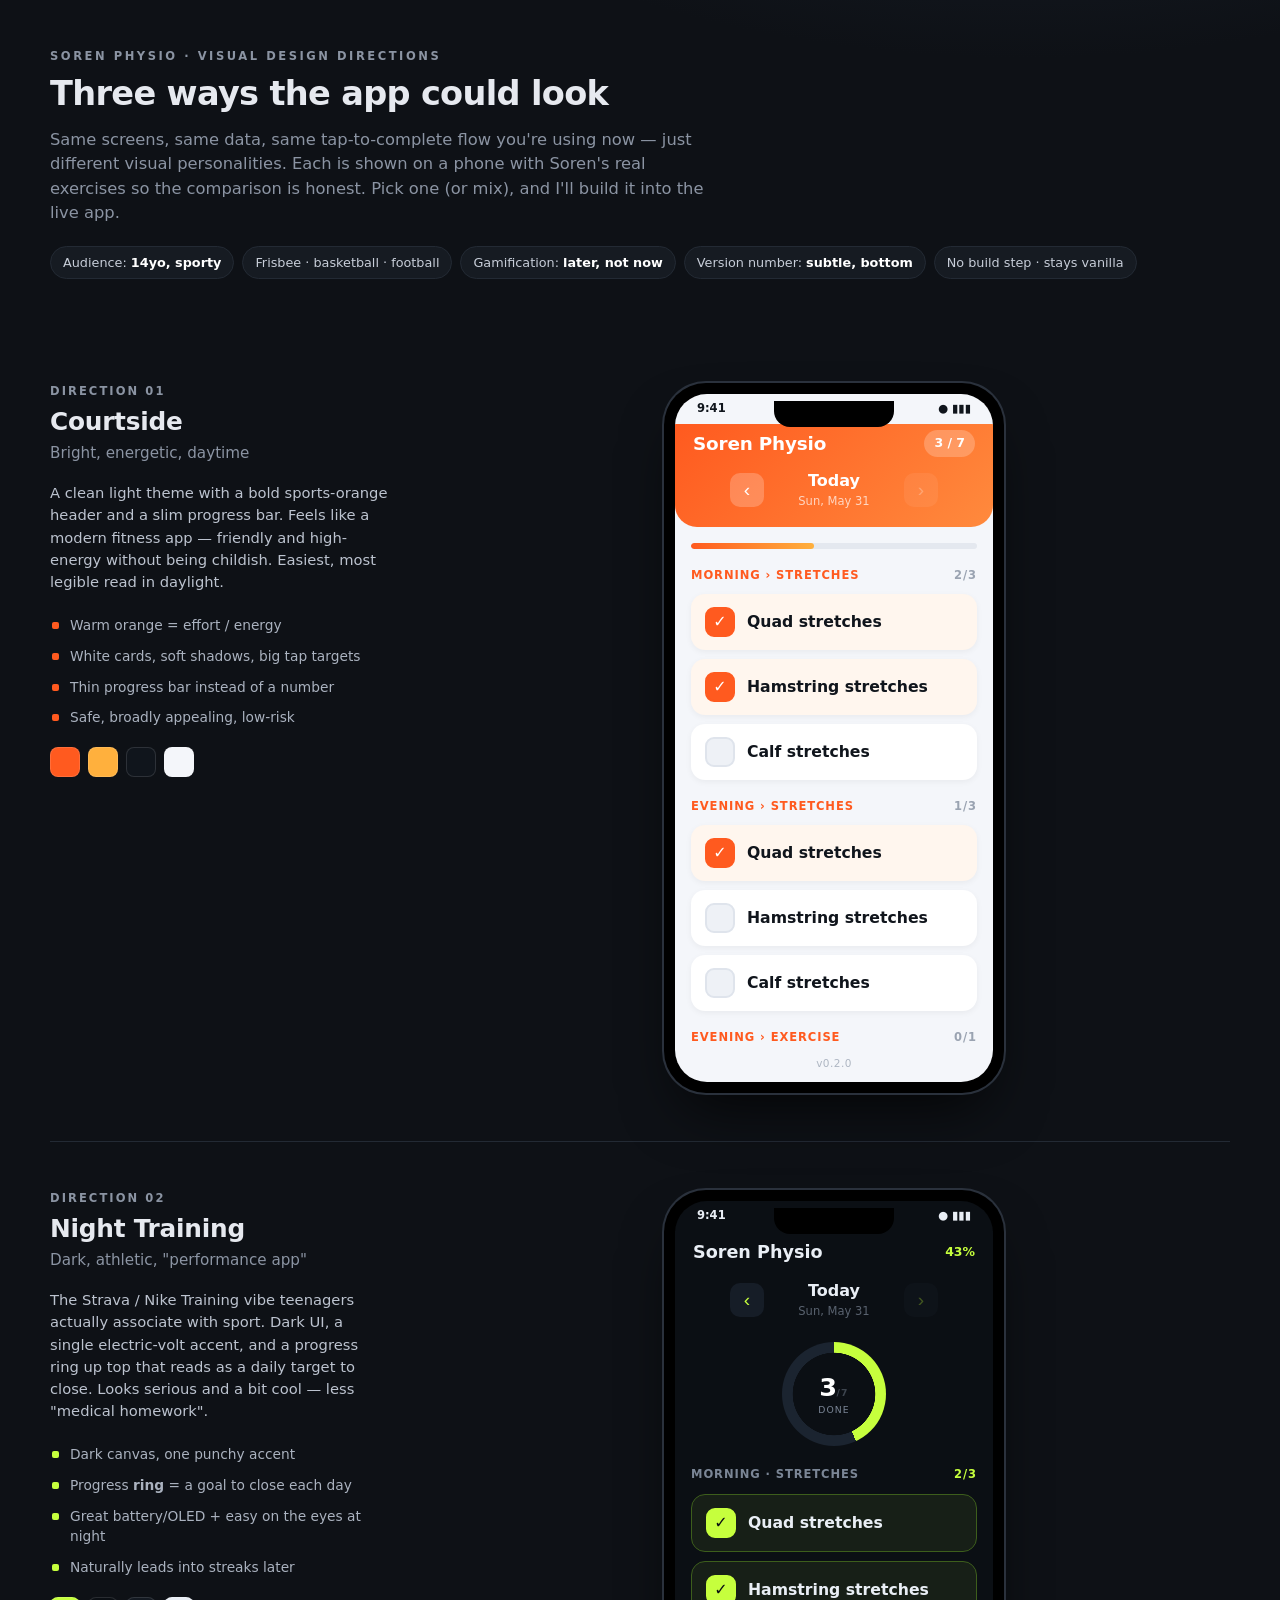
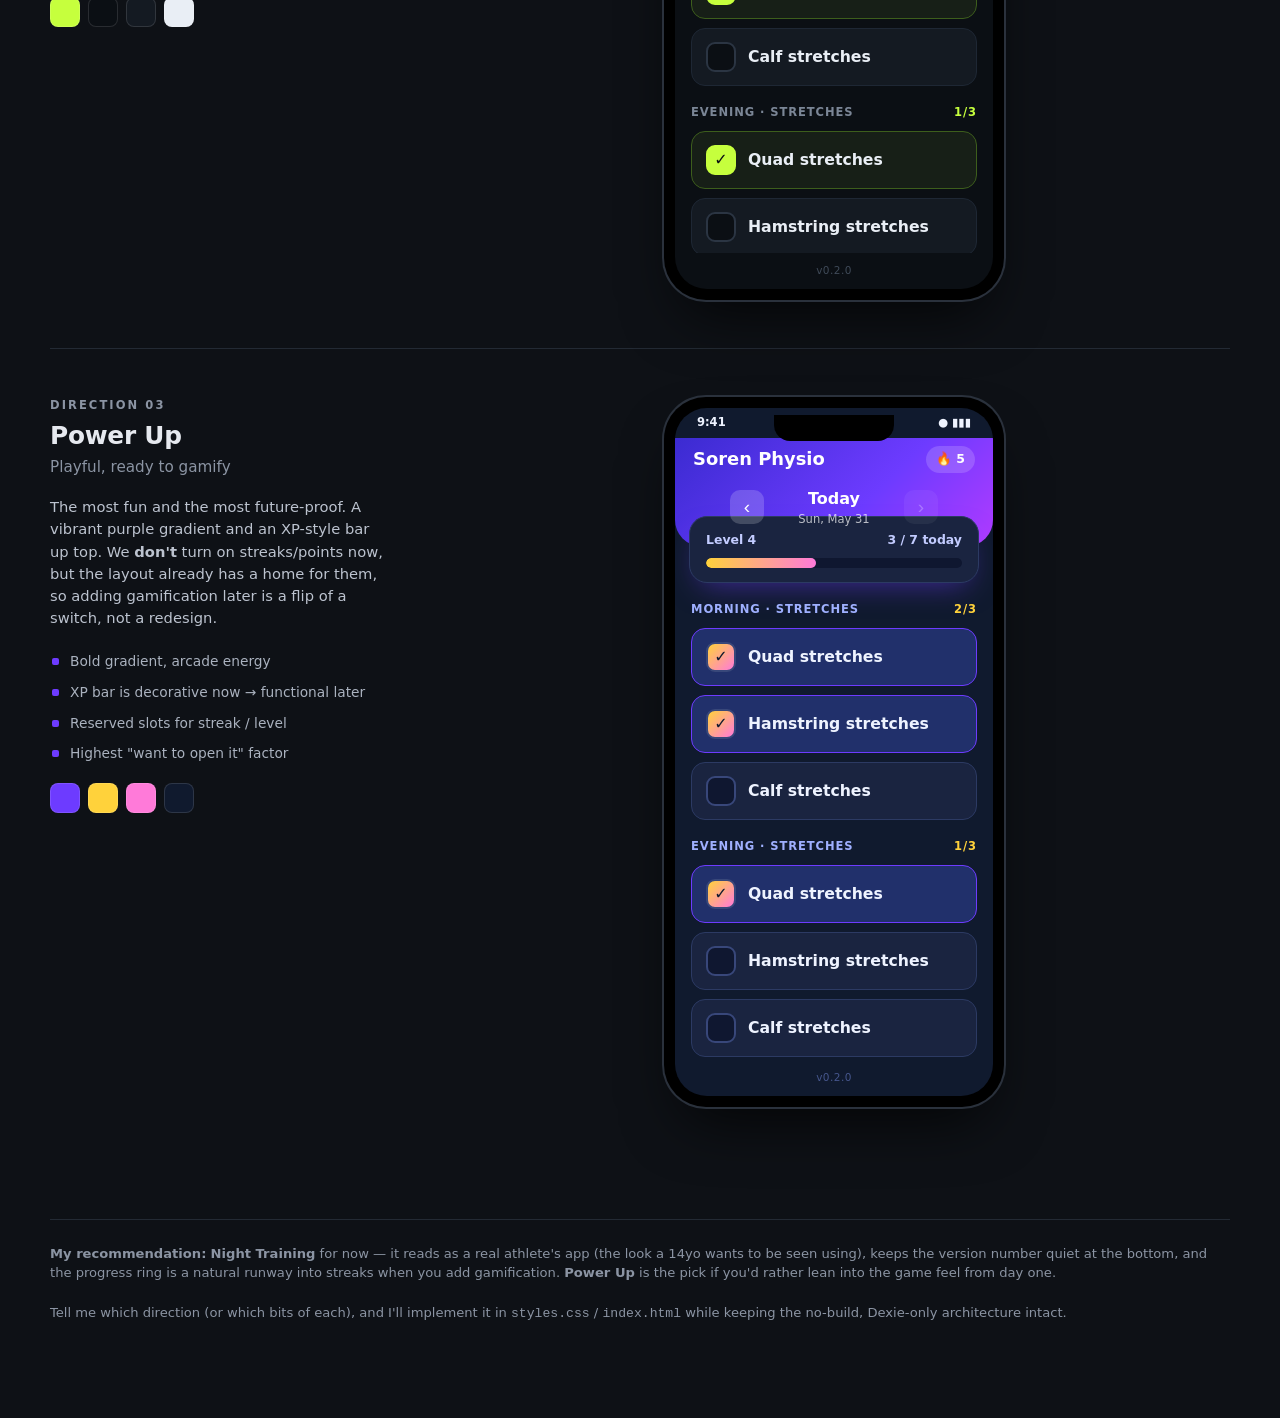
<file: design-proposals.html>
<!doctype html>
<html lang="en">
<head>
<meta charset="utf-8">
<meta name="viewport" content="width=device-width, initial-scale=1">
<title>Soren Physio — Design Directions</title>
<style>
/* ============================================================
   PROPOSAL PAGE CHROME (not part of the app — just the gallery)
   ============================================================ */
:root{
  --page-bg:#0e1116;
  --page-fg:#e6e9ef;
  --muted:#8b94a3;
  --panel:#161b22;
  --line:#232a34;
}
*{box-sizing:border-box;margin:0;padding:0}
body{
  font-family:-apple-system,BlinkMacSystemFont,"Segoe UI",system-ui,sans-serif;
  background:
    radial-gradient(1200px 600px at 80% -10%, #1b2330 0%, transparent 60%),
    var(--page-bg);
  color:var(--page-fg);
  line-height:1.5;
  -webkit-font-smoothing:antialiased;
  padding:48px 24px 96px;
}
.wrap{max-width:1180px;margin:0 auto}

.page-head{margin-bottom:8px}
.kicker{
  text-transform:uppercase;letter-spacing:.22em;font-size:.72rem;
  color:var(--muted);font-weight:700;
}
.page-head h1{font-size:2.1rem;font-weight:800;letter-spacing:-.02em;margin:.25rem 0 .5rem}
.page-head p{color:var(--muted);max-width:64ch;font-size:1.02rem}
.brief{
  display:flex;flex-wrap:wrap;gap:8px;margin:20px 0 56px;
}
.brief span{
  font-size:.8rem;background:var(--panel);border:1px solid var(--line);
  padding:6px 12px;border-radius:999px;color:#c7cdd8;
}
.brief span b{color:#fff;font-weight:700}

/* Direction block */
.dir{
  display:grid;grid-template-columns:340px 1fr;gap:48px;align-items:start;
  padding:48px 0;border-top:1px solid var(--line);
}
.dir:first-of-type{border-top:none}
@media(max-width:880px){.dir{grid-template-columns:1fr;gap:28px}}

.dir-info .num{
  font-size:.72rem;letter-spacing:.18em;text-transform:uppercase;
  color:var(--muted);font-weight:700;
}
.dir-info h2{font-size:1.55rem;font-weight:800;letter-spacing:-.01em;margin:.2rem 0 .1rem}
.dir-info .tag{color:var(--muted);font-size:.95rem;margin-bottom:1.1rem}
.dir-info p{font-size:.92rem;color:#bcc3cf;margin-bottom:1.1rem}
.dir-info ul{list-style:none;font-size:.86rem;color:#aab2bf}
.dir-info li{padding:5px 0 5px 20px;position:relative}
.dir-info li::before{content:"";position:absolute;left:2px;top:12px;width:7px;height:7px;border-radius:2px;background:var(--swatch,#5b8def)}
.swatches{display:flex;gap:8px;margin:14px 0 4px}
.sw{width:30px;height:30px;border-radius:8px;border:1px solid rgba(255,255,255,.12)}

.stage{display:flex;justify-content:center}

/* ============================================================
   PHONE FRAME
   ============================================================ */
.phone{
  width:340px;height:710px;border-radius:42px;
  background:#000;padding:11px;
  box-shadow:0 0 0 2px #2a313c, 0 30px 60px -20px rgba(0,0,0,.8);
  position:relative;flex-shrink:0;
}
.phone::before{ /* notch */
  content:"";position:absolute;top:18px;left:50%;transform:translateX(-50%);
  width:120px;height:26px;background:#000;border-radius:0 0 16px 16px;z-index:30;
}
.screen{
  width:100%;height:100%;border-radius:32px;overflow:hidden;position:relative;
  display:flex;flex-direction:column;
}
.screen .scroll{flex:1;overflow:hidden}
.statusbar{
  height:30px;display:flex;align-items:center;justify-content:space-between;
  padding:0 22px;font-size:.72rem;font-weight:600;flex-shrink:0;
}

/* shared app primitives, themed per direction via the .theme-* scope */
.app-header{flex-shrink:0}
.brand{display:flex;align-items:center;justify-content:space-between}
.daynav{display:flex;align-items:center;justify-content:center;gap:10px}
.daynav .arrow{
  width:34px;height:34px;border-radius:10px;display:flex;align-items:center;
  justify-content:center;font-size:1.2rem;border:none;cursor:pointer;
}
.daynav .arrow.off{opacity:.3}
.daylabel{text-align:center;min-width:120px}
.daylabel .m{font-weight:700;font-size:1rem}
.daylabel .s{font-size:.72rem;opacity:.7}

.body{padding:16px 16px 8px;flex:1}
.group{margin-bottom:18px}
.ghead{
  display:flex;align-items:center;gap:8px;margin-bottom:10px;
  font-size:.72rem;font-weight:700;text-transform:uppercase;letter-spacing:.08em;
}
.gprog{margin-left:auto;font-weight:700}
.list{list-style:none}
.row{
  display:flex;align-items:center;gap:12px;padding:13px 14px;margin-bottom:9px;
  border-radius:14px;
}
.check{
  width:30px;height:30px;min-width:30px;border-radius:9px;display:flex;
  align-items:center;justify-content:center;font-size:1rem;font-weight:700;
}
.rinfo{display:flex;flex-direction:column;gap:1px}
.rname{font-size:.98rem;font-weight:600}
.rdetail{font-size:.78rem;opacity:.7}
.appfooter{
  flex-shrink:0;text-align:center;padding:10px;font-size:.66rem;letter-spacing:.04em;
}

/* ------------------------------------------------------------
   DIRECTION 1 — "COURTSIDE"  (light, energetic, team colors)
   ------------------------------------------------------------ */
.theme-court{background:#f4f6fa;color:#10151c}
.theme-court .statusbar{color:#10151c}
.theme-court .app-header{
  background:linear-gradient(135deg,#ff5a1f,#ff8a3d);color:#fff;
  padding:6px 18px 16px;border-radius:0 0 22px 22px;
}
.theme-court .brand b{font-weight:800;font-size:1.15rem;letter-spacing:-.01em}
.theme-court .brand .pct{
  font-size:.78rem;font-weight:700;background:rgba(255,255,255,.22);
  padding:4px 10px;border-radius:999px;
}
.theme-court .daynav{margin-top:12px}
.theme-court .daynav .arrow{background:rgba(255,255,255,.22);color:#fff}
.theme-court .progbar{height:6px;border-radius:999px;background:#e4e8ef;margin:0 0 18px;overflow:hidden}
.theme-court .progbar i{display:block;height:100%;width:43%;background:linear-gradient(90deg,#ff5a1f,#ffb03d);border-radius:999px}
.theme-court .ghead{color:#ff5a1f}
.theme-court .ghead .gprog{color:#9aa3b1}
.theme-court .row{background:#fff;box-shadow:0 2px 6px rgba(16,21,28,.05)}
.theme-court .check{background:#eef1f6;color:transparent;border:2px solid #dfe4ec}
.theme-court .row.done{background:#fff6ee}
.theme-court .row.done .check{background:#ff5a1f;color:#fff;border-color:#ff5a1f}
.theme-court .row.done .rname{color:#10151c}
.theme-court .appfooter{color:#aeb6c2}

/* ------------------------------------------------------------
   DIRECTION 2 — "NIGHT TRAINING"  (dark, volt accent, athletic)
   ------------------------------------------------------------ */
.theme-night{background:#0b0f14;color:#e9eef5}
.theme-night .statusbar{color:#e9eef5}
.theme-night .app-header{padding:8px 18px 16px;background:#0b0f14}
.theme-night .brand b{font-weight:800;font-size:1.1rem}
.theme-night .brand .pct{font-size:.78rem;font-weight:700;color:#c6ff3d}
.theme-night .daynav{margin-top:14px}
.theme-night .daynav .arrow{background:#161d27;color:#c6ff3d}
.theme-night .daylabel .s{color:#7b8696;}
.theme-night .ring-wrap{display:flex;justify-content:center;margin:6px 0 20px}
.theme-night .ring{
  width:104px;height:104px;border-radius:50%;display:grid;place-items:center;
  background:
    radial-gradient(closest-side,#0b0f14 79%,transparent 80% 100%),
    conic-gradient(#c6ff3d 43%,#1b2430 0);
}
.theme-night .ring .inner{display:flex;flex-direction:column;align-items:center;justify-content:center;line-height:1}
.theme-night .ring b{font-size:1.6rem;font-weight:800;color:#fff;line-height:1;letter-spacing:-.02em}
.theme-night .ring span{font-size:.58rem;color:#7b8696;margin-top:4px;text-align:center;text-transform:uppercase;letter-spacing:.12em}
.theme-night .ghead{color:#7b8696}
.theme-night .ghead .gprog{color:#c6ff3d}
.theme-night .row{background:#141a22;border:1px solid #1e2734}
.theme-night .check{background:#0b0f14;color:transparent;border:2px solid #2b3543}
.theme-night .row.done{background:#171f17;border-color:#3d5e1c}
.theme-night .row.done .check{background:#c6ff3d;color:#0b0f14;border-color:#c6ff3d}
.theme-night .rdetail{color:#7b8696}
.theme-night .appfooter{color:#3f4a58}

/* ------------------------------------------------------------
   DIRECTION 3 — "POWER UP"  (playful, gamification-ready)
   ------------------------------------------------------------ */
.theme-power{background:#101a2e;color:#eef3ff}
.theme-power .statusbar{color:#eef3ff}
.theme-power .app-header{
  padding:8px 18px 18px;
  background:linear-gradient(135deg,#3b2bd1,#6d3bff 60%,#b13bff);
  border-radius:0 0 26px 26px;color:#fff;
}
.theme-power .brand b{font-weight:800;font-size:1.12rem}
.theme-power .streak{
  display:inline-flex;align-items:center;gap:4px;font-size:.78rem;font-weight:700;
  background:rgba(255,255,255,.16);padding:4px 10px;border-radius:999px;
}
.theme-power .daynav{margin-top:14px}
.theme-power .daynav .arrow{background:rgba(255,255,255,.18);color:#fff}
.theme-power .xpcard{
  margin:-30px 14px 18px;background:#1a2440;
  border:1px solid #2c3a63;border-radius:18px;padding:14px 16px;
  box-shadow:0 12px 30px -12px rgba(109,59,255,.55);
}
.theme-power .xpcard .lvl{display:flex;justify-content:space-between;font-size:.78rem;font-weight:700;color:#c3ccff;margin-bottom:8px}
.theme-power .xpbar{height:10px;border-radius:999px;background:#0f1730;overflow:hidden}
.theme-power .xpbar i{display:block;height:100%;width:43%;background:linear-gradient(90deg,#ffd23b,#ff7ad9);border-radius:999px}
.theme-power .body{padding-top:0}
.theme-power .ghead{color:#9fb0ff}
.theme-power .ghead .gprog{color:#ffd23b}
.theme-power .row{background:#1a2440;border:1px solid #2c3a63}
.theme-power .check{background:#0f1730;color:transparent;border:2px solid #38477a}
.theme-power .row.done{background:#21306b;border-color:#6d3bff}
.theme-power .row.done .check{background:linear-gradient(135deg,#ffd23b,#ff7ad9);color:#101a2e}
.theme-power .rdetail{color:#8d9bd0}
.theme-power .appfooter{color:#46568c}

.note{font-size:.8rem;color:var(--muted);margin-top:22px;max-width:60ch}
.foot{margin-top:64px;padding-top:24px;border-top:1px solid var(--line);color:var(--muted);font-size:.82rem}
</style>
</head>
<body>
<div class="wrap">

  <div class="page-head">
    <div class="kicker">Soren Physio · Visual Design Directions</div>
    <h1>Three ways the app could look</h1>
    <p>Same screens, same data, same tap-to-complete flow you're using now — just different visual personalities. Each is shown on a phone with Soren's real exercises so the comparison is honest. Pick one (or mix), and I'll build it into the live app.</p>
  </div>

  <div class="brief">
    <span>Audience: <b>14yo, sporty</b></span>
    <span>Frisbee · basketball · football</span>
    <span>Gamification: <b>later, not now</b></span>
    <span>Version number: <b>subtle, bottom</b></span>
    <span>No build step · stays vanilla</span>
  </div>

  <!-- ============================= DIRECTION 1 ============================= -->
  <section class="dir">
    <div class="dir-info" style="--swatch:#ff5a1f">
      <div class="num">Direction 01</div>
      <h2>Courtside</h2>
      <div class="tag">Bright, energetic, daytime</div>
      <p>A clean light theme with a bold sports-orange header and a slim progress bar. Feels like a modern fitness app — friendly and high-energy without being childish. Easiest, most legible read in daylight.</p>
      <ul>
        <li>Warm orange = effort / energy</li>
        <li>White cards, soft shadows, big tap targets</li>
        <li>Thin progress bar instead of a number</li>
        <li>Safe, broadly appealing, low-risk</li>
      </ul>
      <div class="swatches">
        <div class="sw" style="background:#ff5a1f"></div>
        <div class="sw" style="background:#ffb03d"></div>
        <div class="sw" style="background:#10151c"></div>
        <div class="sw" style="background:#f4f6fa"></div>
      </div>
    </div>
    <div class="stage">
      <div class="phone"><div class="screen theme-court">
        <div class="statusbar"><span>9:41</span><span>● ▮▮▮</span></div>
        <div class="scroll">
          <div class="app-header">
            <div class="brand"><b>Soren Physio</b><span class="pct">3 / 7</span></div>
            <div class="daynav">
              <button class="arrow">‹</button>
              <div class="daylabel"><div class="m">Today</div><div class="s">Sun, May 31</div></div>
              <button class="arrow off">›</button>
            </div>
          </div>
          <div class="body">
            <div class="progbar"><i></i></div>
            <div class="group">
              <div class="ghead"><span>Morning › Stretches</span><span class="gprog">2/3</span></div>
              <ul class="list">
                <li class="row done"><span class="check">✓</span><span class="rinfo"><span class="rname">Quad stretches</span></span></li>
                <li class="row done"><span class="check">✓</span><span class="rinfo"><span class="rname">Hamstring stretches</span></span></li>
                <li class="row"><span class="check"></span><span class="rinfo"><span class="rname">Calf stretches</span></span></li>
              </ul>
            </div>
            <div class="group">
              <div class="ghead"><span>Evening › Stretches</span><span class="gprog">1/3</span></div>
              <ul class="list">
                <li class="row done"><span class="check">✓</span><span class="rinfo"><span class="rname">Quad stretches</span></span></li>
                <li class="row"><span class="check"></span><span class="rinfo"><span class="rname">Hamstring stretches</span></span></li>
                <li class="row"><span class="check"></span><span class="rinfo"><span class="rname">Calf stretches</span></span></li>
              </ul>
            </div>
            <div class="group">
              <div class="ghead"><span>Evening › Exercise</span><span class="gprog">0/1</span></div>
              <ul class="list">
                <li class="row"><span class="check"></span><span class="rinfo"><span class="rname">Calf raises on foam roller</span><span class="rdetail">x6, 5 second hold</span></span></li>
              </ul>
            </div>
          </div>
        </div>
        <div class="appfooter">v0.2.0</div>
      </div></div>
    </div>
  </section>

  <!-- ============================= DIRECTION 2 ============================= -->
  <section class="dir">
    <div class="dir-info" style="--swatch:#c6ff3d">
      <div class="num">Direction 02</div>
      <h2>Night Training</h2>
      <div class="tag">Dark, athletic, "performance app"</div>
      <p>The Strava / Nike Training vibe teenagers actually associate with sport. Dark UI, a single electric-volt accent, and a progress ring up top that reads as a daily target to close. Looks serious and a bit cool — less "medical homework".</p>
      <ul>
        <li>Dark canvas, one punchy accent</li>
        <li>Progress <b>ring</b> = a goal to close each day</li>
        <li>Great battery/OLED + easy on the eyes at night</li>
        <li>Naturally leads into streaks later</li>
      </ul>
      <div class="swatches">
        <div class="sw" style="background:#c6ff3d"></div>
        <div class="sw" style="background:#0b0f14"></div>
        <div class="sw" style="background:#141a22"></div>
        <div class="sw" style="background:#e9eef5"></div>
      </div>
    </div>
    <div class="stage">
      <div class="phone"><div class="screen theme-night">
        <div class="statusbar"><span>9:41</span><span>● ▮▮▮</span></div>
        <div class="scroll">
          <div class="app-header">
            <div class="brand"><b>Soren Physio</b><span class="pct">43%</span></div>
            <div class="daynav">
              <button class="arrow">‹</button>
              <div class="daylabel"><div class="m">Today</div><div class="s">Sun, May 31</div></div>
              <button class="arrow off">›</button>
            </div>
          </div>
          <div class="ring-wrap">
            <div class="ring"><div class="inner"><b>3<span style="opacity:.45;font-weight:700">/7</span></b><span>done</span></div></div>
          </div>
          <div class="body" style="padding-top:0">
            <div class="group">
              <div class="ghead"><span>Morning · Stretches</span><span class="gprog">2/3</span></div>
              <ul class="list">
                <li class="row done"><span class="check">✓</span><span class="rinfo"><span class="rname">Quad stretches</span></span></li>
                <li class="row done"><span class="check">✓</span><span class="rinfo"><span class="rname">Hamstring stretches</span></span></li>
                <li class="row"><span class="check"></span><span class="rinfo"><span class="rname">Calf stretches</span></span></li>
              </ul>
            </div>
            <div class="group">
              <div class="ghead"><span>Evening · Stretches</span><span class="gprog">1/3</span></div>
              <ul class="list">
                <li class="row done"><span class="check">✓</span><span class="rinfo"><span class="rname">Quad stretches</span></span></li>
                <li class="row"><span class="check"></span><span class="rinfo"><span class="rname">Hamstring stretches</span></span></li>
                <li class="row"><span class="check"></span><span class="rinfo"><span class="rname">Calf stretches</span></span></li>
              </ul>
            </div>
            <div class="group">
              <div class="ghead"><span>Evening · Exercise</span><span class="gprog">0/1</span></div>
              <ul class="list">
                <li class="row"><span class="check"></span><span class="rinfo"><span class="rname">Calf raises on foam roller</span><span class="rdetail">x6, 5 second hold</span></span></li>
              </ul>
            </div>
          </div>
        </div>
        <div class="appfooter">v0.2.0</div>
      </div></div>
    </div>
  </section>

  <!-- ============================= DIRECTION 3 ============================= -->
  <section class="dir">
    <div class="dir-info" style="--swatch:#6d3bff">
      <div class="num">Direction 03</div>
      <h2>Power Up</h2>
      <div class="tag">Playful, ready to gamify</div>
      <p>The most fun and the most future-proof. A vibrant purple gradient and an XP-style bar up top. We <b>don't</b> turn on streaks/points now, but the layout already has a home for them, so adding gamification later is a flip of a switch, not a redesign.</p>
      <ul>
        <li>Bold gradient, arcade energy</li>
        <li>XP bar is decorative now → functional later</li>
        <li>Reserved slots for streak / level</li>
        <li>Highest "want to open it" factor</li>
      </ul>
      <div class="swatches">
        <div class="sw" style="background:#6d3bff"></div>
        <div class="sw" style="background:#ffd23b"></div>
        <div class="sw" style="background:#ff7ad9"></div>
        <div class="sw" style="background:#101a2e"></div>
      </div>
    </div>
    <div class="stage">
      <div class="phone"><div class="screen theme-power">
        <div class="statusbar"><span>9:41</span><span>● ▮▮▮</span></div>
        <div class="scroll">
          <div class="app-header">
            <div class="brand"><b>Soren Physio</b><span class="streak">🔥 5</span></div>
            <div class="daynav">
              <button class="arrow">‹</button>
              <div class="daylabel"><div class="m">Today</div><div class="s">Sun, May 31</div></div>
              <button class="arrow off">›</button>
            </div>
          </div>
          <div class="xpcard">
            <div class="lvl"><span>Level 4</span><span>3 / 7 today</span></div>
            <div class="xpbar"><i></i></div>
          </div>
          <div class="body">
            <div class="group">
              <div class="ghead"><span>Morning · Stretches</span><span class="gprog">2/3</span></div>
              <ul class="list">
                <li class="row done"><span class="check">✓</span><span class="rinfo"><span class="rname">Quad stretches</span></span></li>
                <li class="row done"><span class="check">✓</span><span class="rinfo"><span class="rname">Hamstring stretches</span></span></li>
                <li class="row"><span class="check"></span><span class="rinfo"><span class="rname">Calf stretches</span></span></li>
              </ul>
            </div>
            <div class="group">
              <div class="ghead"><span>Evening · Stretches</span><span class="gprog">1/3</span></div>
              <ul class="list">
                <li class="row done"><span class="check">✓</span><span class="rinfo"><span class="rname">Quad stretches</span></span></li>
                <li class="row"><span class="check"></span><span class="rinfo"><span class="rname">Hamstring stretches</span></span></li>
                <li class="row"><span class="check"></span><span class="rinfo"><span class="rname">Calf stretches</span></span></li>
              </ul>
            </div>
            <div class="group">
              <div class="ghead"><span>Evening · Exercise</span><span class="gprog">0/1</span></div>
              <ul class="list">
                <li class="row"><span class="check"></span><span class="rinfo"><span class="rname">Calf raises on foam roller</span><span class="rdetail">x6, 5 second hold</span></span></li>
              </ul>
            </div>
          </div>
        </div>
        <div class="appfooter">v0.2.0</div>
      </div></div>
    </div>
  </section>

  <div class="foot">
    <b>My recommendation:</b> <b>Night Training</b> for now — it reads as a real athlete's app (the look a 14yo wants to be seen using), keeps the version number quiet at the bottom, and the progress ring is a natural runway into streaks when you add gamification. <b>Power Up</b> is the pick if you'd rather lean into the game feel from day one.<br><br>
    Tell me which direction (or which bits of each), and I'll implement it in <code>styles.css</code> / <code>index.html</code> while keeping the no-build, Dexie-only architecture intact.
  </div>

</div>
</body>
</html>
</file>
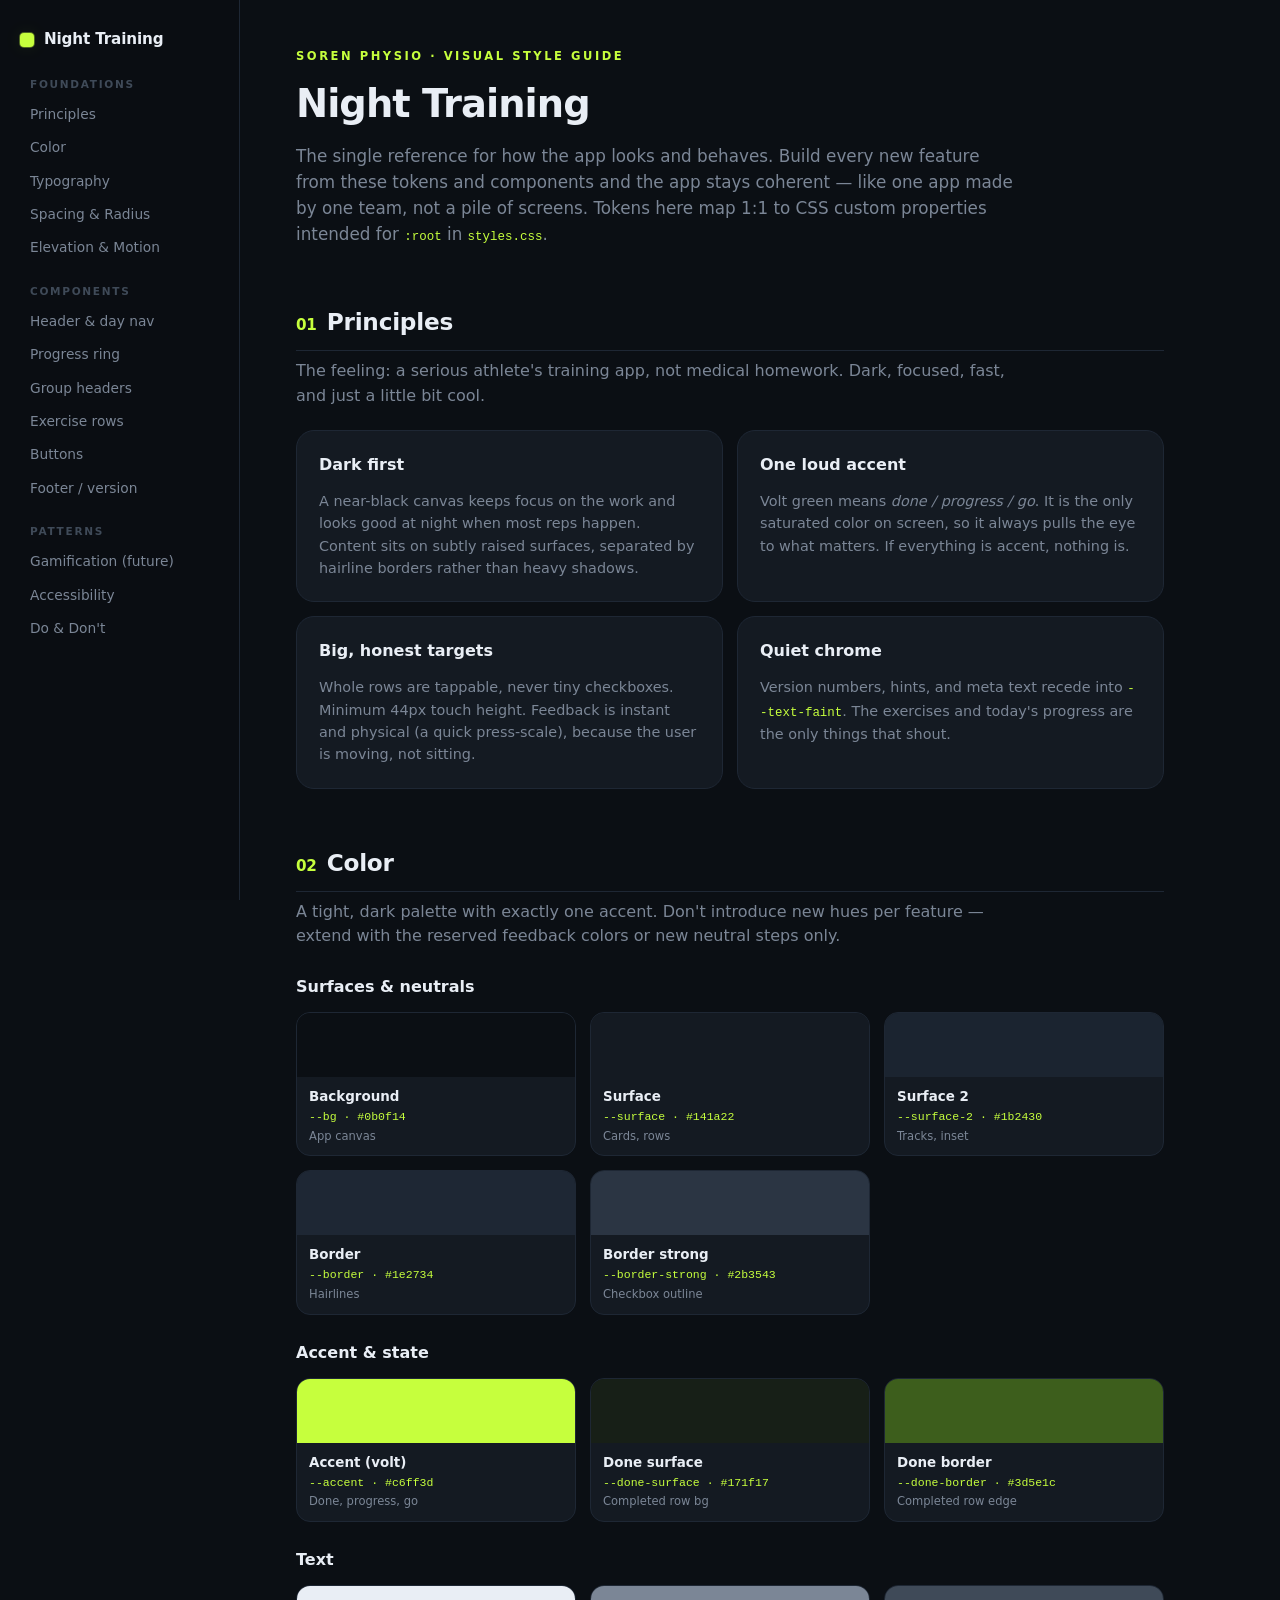
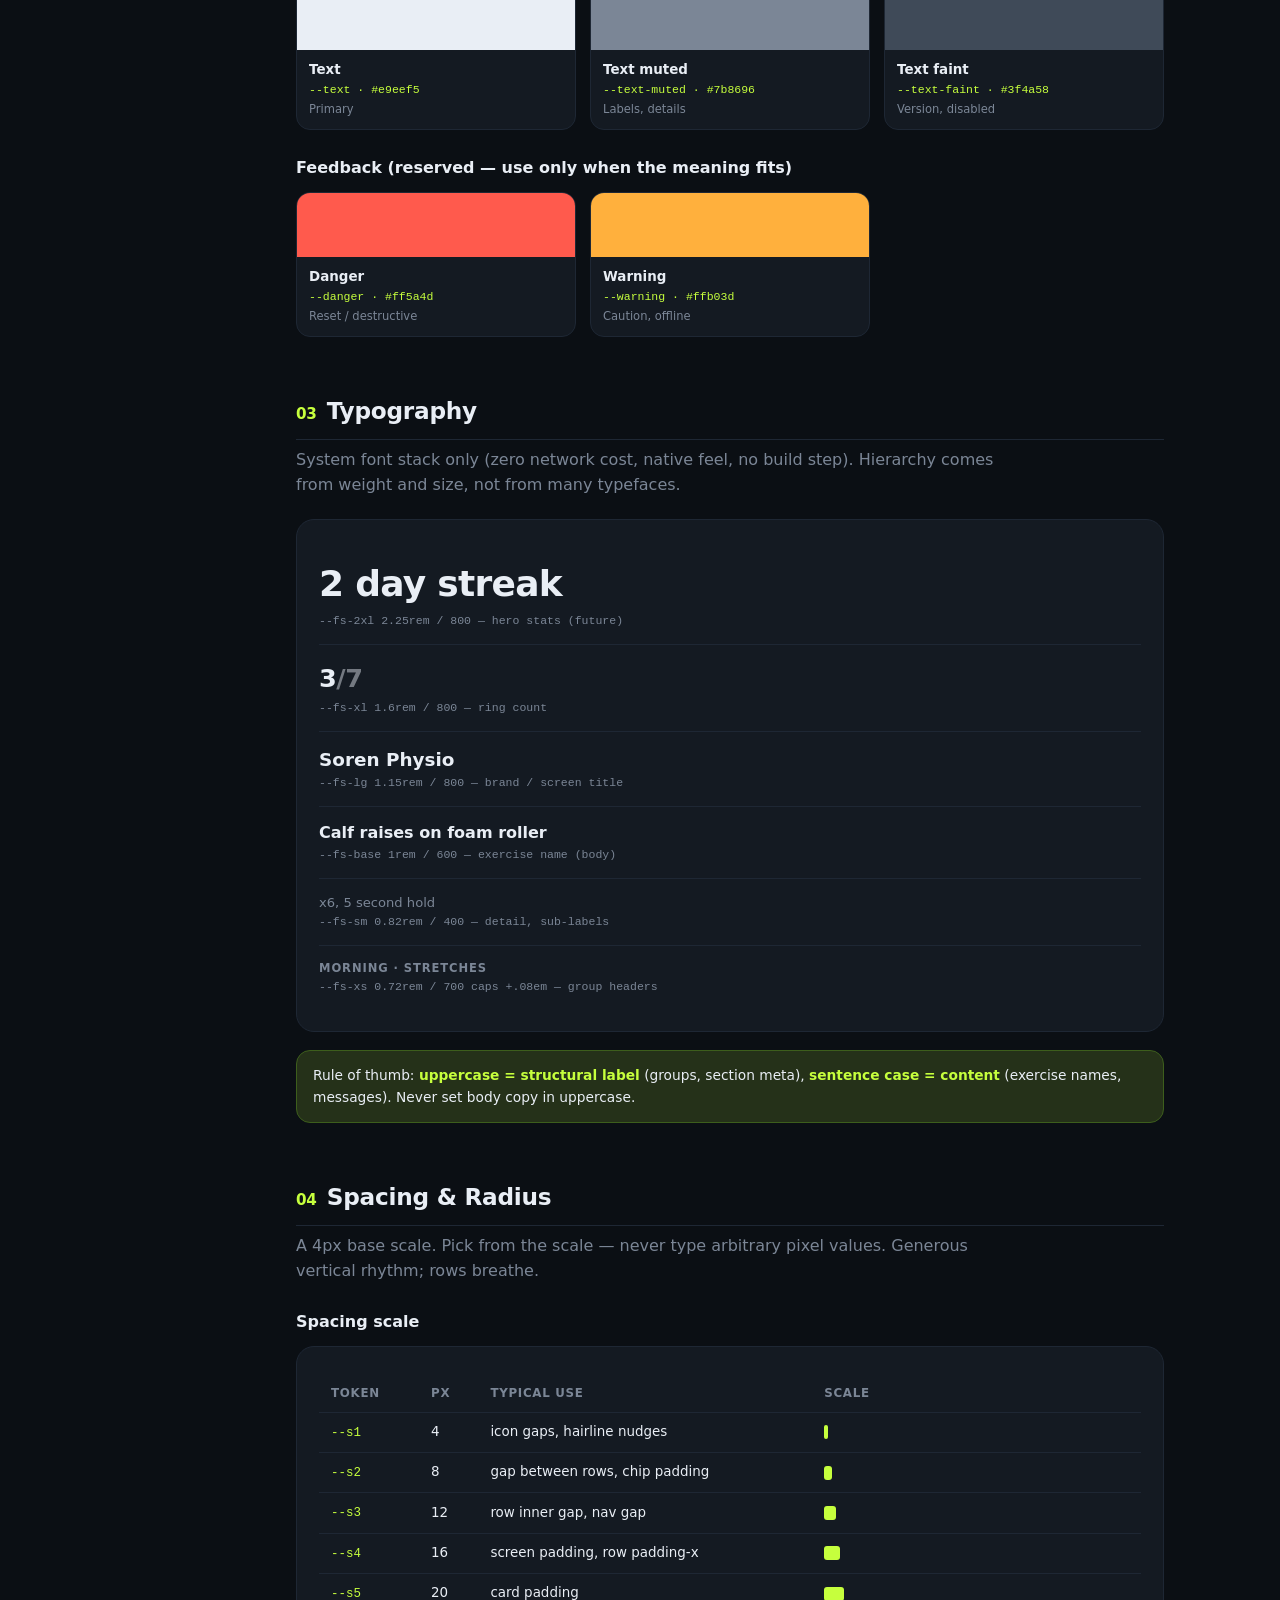
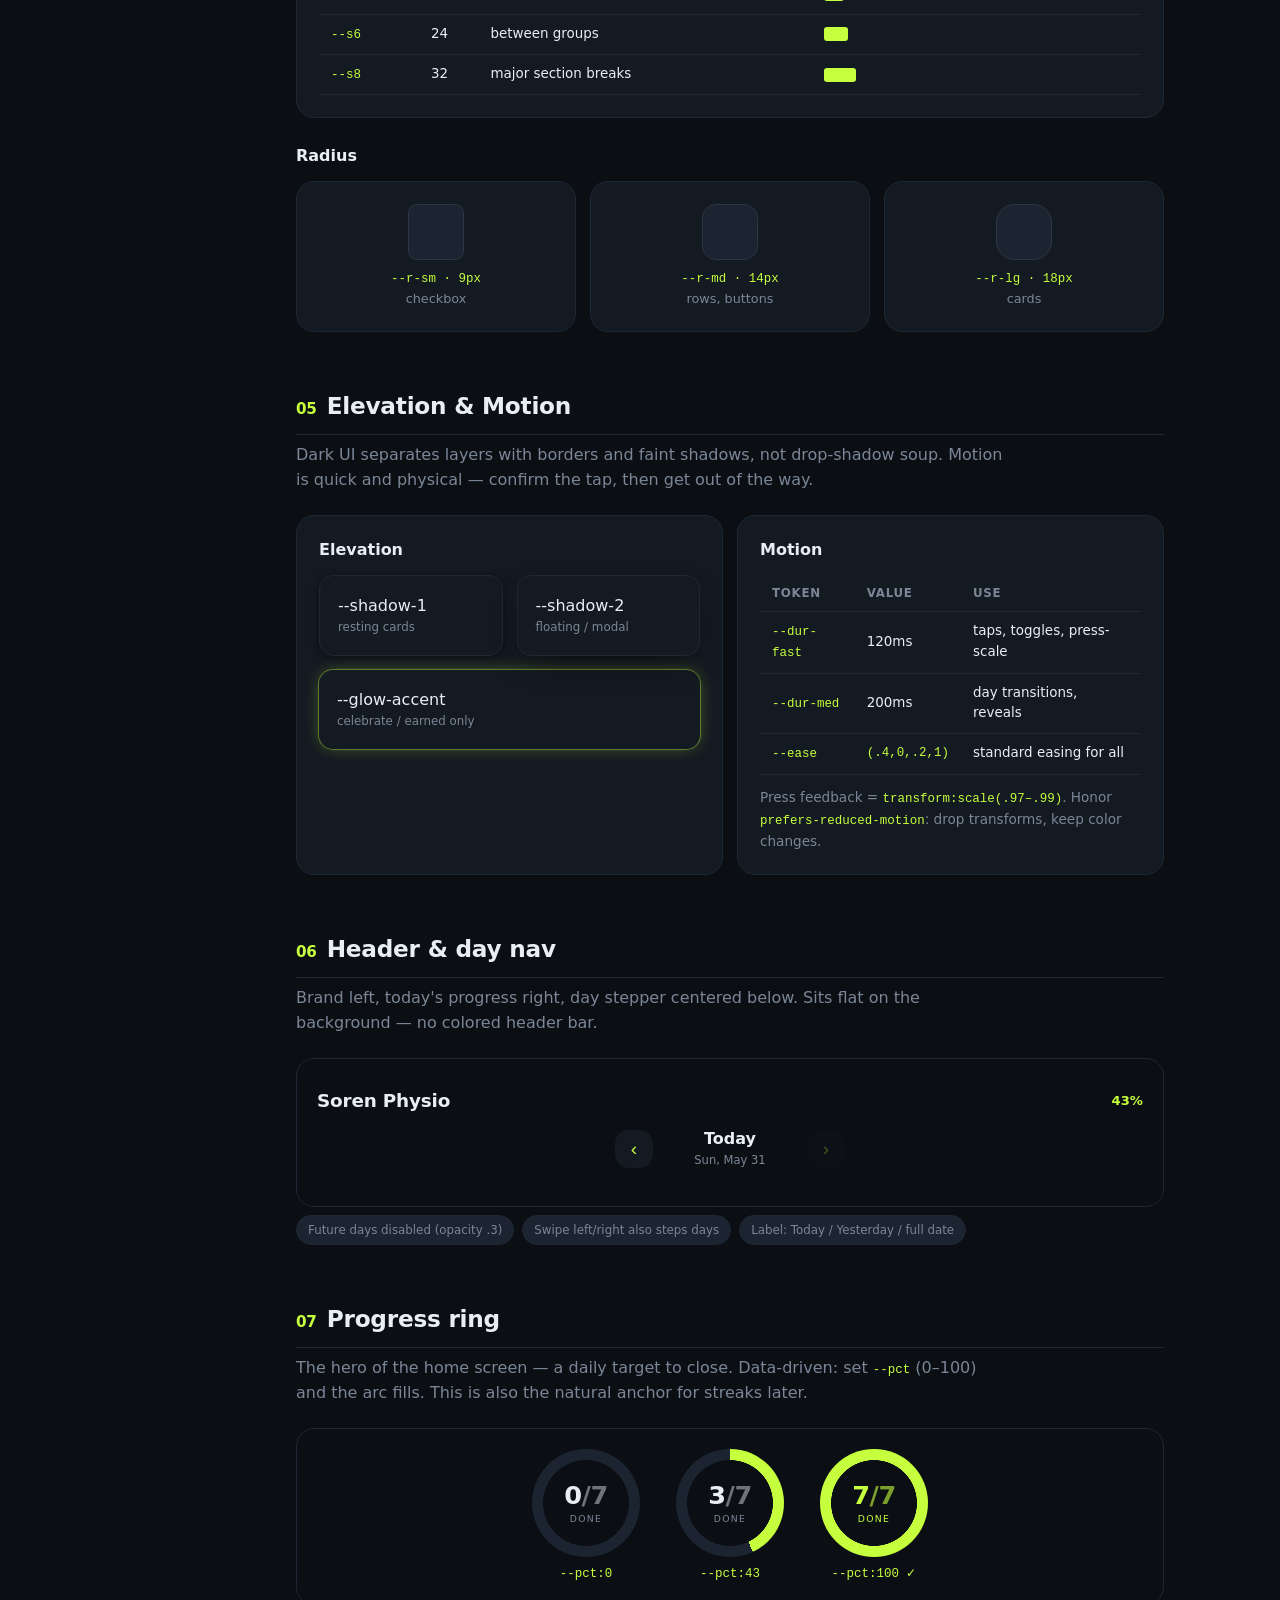
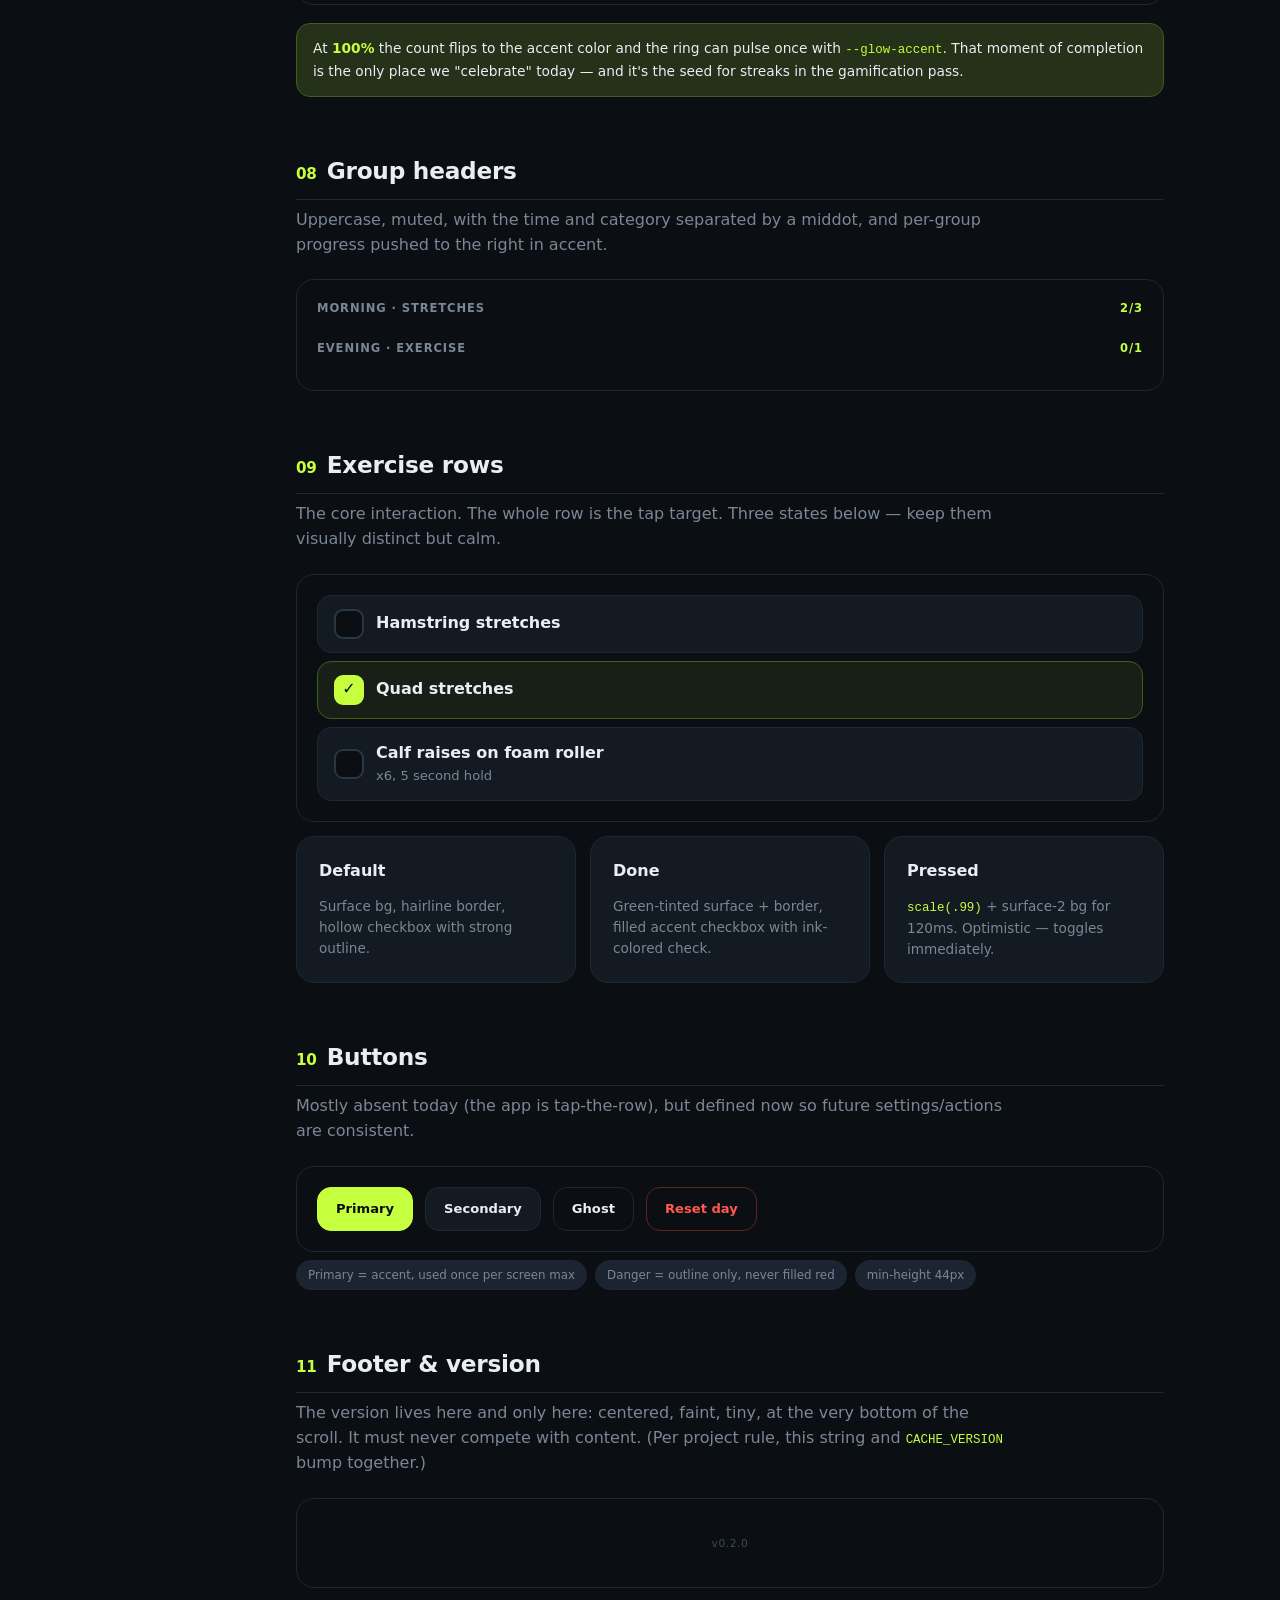
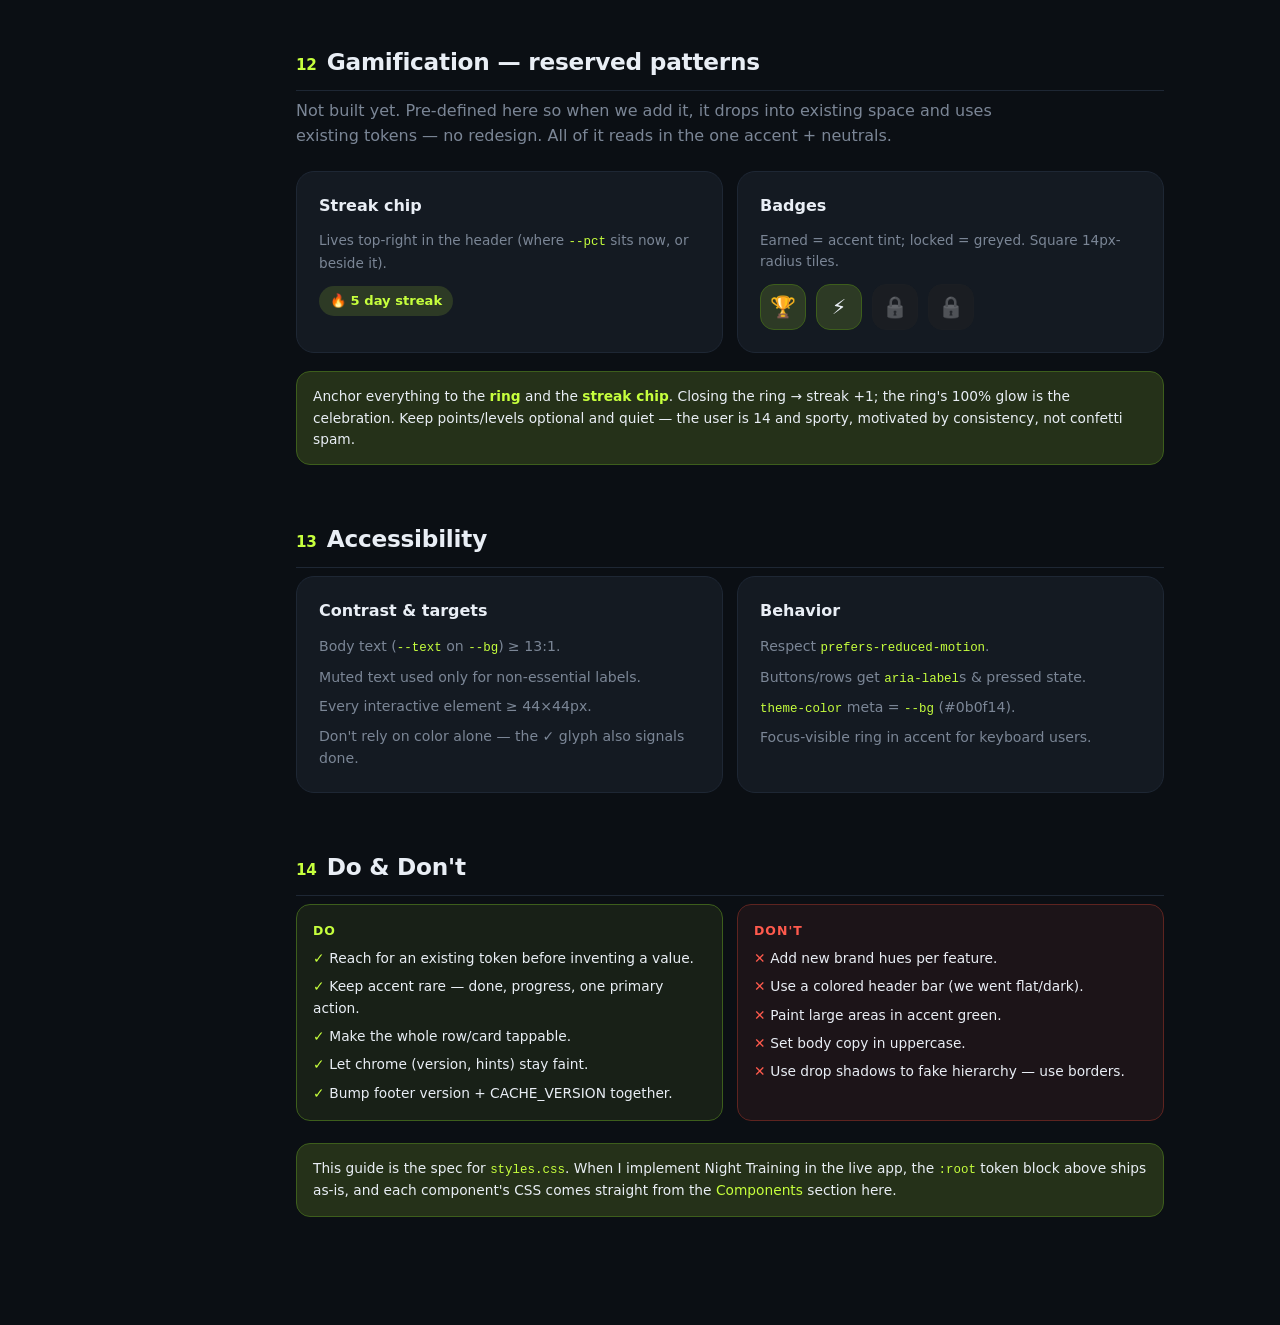
<file: design-style-guide.html>
<!doctype html>
<html lang="en">
<head>
<meta charset="utf-8">
<meta name="viewport" content="width=device-width, initial-scale=1">
<title>Soren Physio — Visual Style Guide (Night Training)</title>
<style>
/* ============================================================
   DESIGN TOKENS  — the single source of truth.
   These same variable names should live in :root in styles.css.
   ============================================================ */
:root{
  /* ---- Color: surfaces ---- */
  --bg:        #0b0f14;   /* app background (near-black blue) */
  --surface:   #141a22;   /* cards, rows */
  --surface-2: #1b2430;   /* inset tracks, ring remainder */
  --border:    #1e2734;   /* default hairline on surfaces */
  --border-strong:#2b3543;/* checkbox outline, dividers */

  /* ---- Color: accent (volt) ---- */
  --accent:     #c6ff3d;  /* the one brand accent — use sparingly */
  --accent-ink: #0b0f14;  /* text/glyph sitting ON accent */
  --accent-dim: rgba(198,255,61,.14); /* tints, hovers */

  /* ---- Color: completed state ---- */
  --done-surface:#171f17;
  --done-border: #3d5e1c;

  /* ---- Color: text ---- */
  --text:       #e9eef5;  /* primary */
  --text-muted: #7b8696;  /* labels, details, secondary */
  --text-faint: #3f4a58;  /* version, disabled, decorative */

  /* ---- Color: feedback (reserved) ---- */
  --danger:  #ff5a4d;     /* destructive / reset actions (future) */
  --warning: #ffb03d;

  /* ---- Typography ---- */
  --font: -apple-system,BlinkMacSystemFont,"Segoe UI",system-ui,sans-serif;
  --fs-xs:.72rem; --fs-sm:.82rem; --fs-base:1rem;
  --fs-lg:1.15rem; --fs-xl:1.6rem; --fs-2xl:2.25rem;
  --fw-medium:600; --fw-bold:700; --fw-black:800;
  --tracking-caps:.08em;  /* uppercase labels */

  /* ---- Spacing (4px base) ---- */
  --s1:4px; --s2:8px; --s3:12px; --s4:16px; --s5:20px; --s6:24px; --s8:32px;

  /* ---- Radius ---- */
  --r-sm:9px;   /* checkbox */
  --r-md:14px;  /* rows, buttons */
  --r-lg:18px;  /* cards, ring card */
  --r-pill:999px;

  /* ---- Elevation (dark UI leans on borders, not big shadows) ---- */
  --shadow-1:0 2px 8px rgba(0,0,0,.45);
  --shadow-2:0 12px 30px -12px rgba(0,0,0,.65);
  --glow-accent:0 0 0 1px rgba(198,255,61,.35),0 0 18px -4px rgba(198,255,61,.45);

  /* ---- Motion ---- */
  --dur-fast:120ms; --dur-med:200ms;
  --ease:cubic-bezier(.4,0,.2,1);

  /* ---- Touch ---- */
  --tap-min:44px; /* minimum interactive height */
}

/* ============================================================
   GUIDE PAGE LAYOUT (the documentation chrome itself)
   ============================================================ */
*{box-sizing:border-box;margin:0;padding:0}
body{
  font-family:var(--font);background:var(--bg);color:var(--text);
  line-height:1.55;-webkit-font-smoothing:antialiased;
}
.layout{display:grid;grid-template-columns:240px 1fr;min-height:100vh}
@media(max-width:820px){.layout{grid-template-columns:1fr}.toc{display:none}}

/* sidebar TOC */
.toc{
  position:sticky;top:0;align-self:start;height:100vh;overflow:auto;
  border-right:1px solid var(--border);padding:28px 20px;background:#0a0d12;
}
.toc .logo{display:flex;align-items:center;gap:10px;margin-bottom:24px}
.toc .dot{width:14px;height:14px;border-radius:4px;background:var(--accent);box-shadow:var(--glow-accent)}
.toc .logo b{font-weight:var(--fw-black);font-size:.95rem;letter-spacing:-.01em}
.toc a{
  display:block;color:var(--text-muted);text-decoration:none;font-size:.86rem;
  padding:6px 10px;border-radius:8px;transition:color var(--dur-fast),background var(--dur-fast);
}
.toc a:hover{color:var(--text);background:var(--surface)}
.toc .grp{font-size:.66rem;text-transform:uppercase;letter-spacing:.16em;color:var(--text-faint);margin:18px 0 6px 10px;font-weight:700}

.content{padding:48px 56px 120px;max-width:980px}
@media(max-width:820px){.content{padding:32px 22px 80px}}

.hero .kicker{text-transform:uppercase;letter-spacing:.22em;font-size:.72rem;color:var(--accent);font-weight:800}
.hero h1{font-size:2.4rem;font-weight:var(--fw-black);letter-spacing:-.025em;margin:8px 0 10px}
.hero p{color:var(--text-muted);max-width:68ch;font-size:1.05rem}

section{padding-top:56px;scroll-margin-top:24px}
section > h2{
  font-size:1.45rem;font-weight:var(--fw-black);letter-spacing:-.01em;
  padding-bottom:10px;border-bottom:1px solid var(--border);margin-bottom:8px;
  display:flex;align-items:baseline;gap:10px;
}
section > h2 .idx{color:var(--accent);font-size:.95rem;font-weight:700}
section > .lead{color:var(--text-muted);margin-bottom:22px;max-width:70ch}
h3{font-size:1rem;font-weight:var(--fw-bold);margin:26px 0 12px;color:var(--text)}

.card{background:var(--surface);border:1px solid var(--border);border-radius:var(--r-lg);padding:22px}
.grid{display:grid;gap:14px}
.cols-2{grid-template-columns:repeat(2,1fr)}
.cols-3{grid-template-columns:repeat(3,1fr)}
@media(max-width:680px){.cols-2,.cols-3{grid-template-columns:1fr}}

/* swatches */
.swatch{border:1px solid var(--border);border-radius:var(--r-md);overflow:hidden;background:var(--surface)}
.swatch .chip{height:64px}
.swatch .meta{padding:10px 12px}
.swatch .name{font-weight:var(--fw-bold);font-size:.84rem}
.swatch .var{font-family:ui-monospace,SFMono-Regular,Menlo,monospace;font-size:.72rem;color:var(--accent)}
.swatch .use{font-size:.72rem;color:var(--text-muted);margin-top:2px}

/* token tables */
table{width:100%;border-collapse:collapse;font-size:.84rem;margin-top:6px}
th,td{text-align:left;padding:9px 12px;border-bottom:1px solid var(--border);vertical-align:middle}
th{color:var(--text-muted);font-weight:var(--fw-bold);font-size:.74rem;text-transform:uppercase;letter-spacing:.06em}
td code,.mono{font-family:ui-monospace,SFMono-Regular,Menlo,monospace;font-size:.78rem;color:var(--accent)}
td .demo-box{display:inline-block;background:var(--surface-2);border:1px solid var(--border)}

.specimen{padding:14px 0;border-bottom:1px solid var(--border)}
.specimen:last-child{border-bottom:none}
.specimen .lbl{font-size:.72rem;color:var(--text-muted);font-family:ui-monospace,monospace}

/* spacing demo */
.spacebar{background:var(--accent);height:14px;border-radius:3px}

/* do / don't */
.dd{display:grid;grid-template-columns:1fr 1fr;gap:14px}
@media(max-width:680px){.dd{grid-template-columns:1fr}}
.do,.dont{border-radius:var(--r-md);padding:16px;font-size:.86rem}
.do{background:rgba(198,255,61,.07);border:1px solid var(--done-border)}
.dont{background:rgba(255,90,77,.07);border:1px solid #5e2420}
.do h4,.dont h4{font-size:.78rem;text-transform:uppercase;letter-spacing:.08em;margin-bottom:8px}
.do h4{color:var(--accent)} .dont h4{color:var(--danger)}
.do ul,.dont ul{list-style:none;display:flex;flex-direction:column;gap:7px}
.do li::before{content:"✓ ";color:var(--accent);font-weight:700}
.dont li::before{content:"✕ ";color:var(--danger);font-weight:700}

.pillrow{display:flex;flex-wrap:wrap;gap:8px;margin-top:8px}
.pill{font-size:.74rem;background:var(--surface-2);border:1px solid var(--border);padding:5px 11px;border-radius:var(--r-pill);color:var(--text-muted)}

/* ============================================================
   APP COMPONENT LIBRARY  (the real, canonical components)
   These styles are the spec for styles.css.
   ============================================================ */
.demo-surface{background:var(--bg);border:1px solid var(--border);border-radius:var(--r-lg);padding:20px}

/* Header */
.c-header{background:var(--bg);padding:var(--s2) var(--s4) var(--s4)}
.c-brandrow{display:flex;align-items:center;justify-content:space-between}
.c-brand{font-weight:var(--fw-black);font-size:var(--fs-lg);letter-spacing:-.01em}
.c-pct{font-size:var(--fs-sm);font-weight:var(--fw-bold);color:var(--accent)}
.c-daynav{display:flex;align-items:center;justify-content:center;gap:var(--s3);margin-top:var(--s3)}
.c-arrow{
  width:38px;height:38px;min-width:38px;border-radius:var(--r-md);border:none;cursor:pointer;
  background:var(--surface);color:var(--accent);font-size:1.2rem;line-height:1;
  display:flex;align-items:center;justify-content:center;
  -webkit-tap-highlight-color:transparent;transition:background var(--dur-fast),transform var(--dur-fast);
}
.c-arrow:active{background:var(--surface-2);transform:scale(.94)}
.c-arrow:disabled{opacity:.3;cursor:default}
.c-daylabel{text-align:center;min-width:130px}
.c-daylabel .m{font-weight:var(--fw-bold);font-size:1rem}
.c-daylabel .s{font-size:var(--fs-xs);color:var(--text-muted)}

/* Progress ring (canonical, data-driven via --pct) */
.c-ring{
  --pct:43;
  width:108px;height:108px;border-radius:50%;display:grid;place-items:center;
  background:
    radial-gradient(closest-side,var(--bg) 79%,transparent 80% 100%),
    conic-gradient(var(--accent) calc(var(--pct)*1%),var(--surface-2) 0);
}
.c-ring .inner{display:flex;flex-direction:column;align-items:center;justify-content:center;line-height:1}
.c-ring b{font-size:var(--fs-xl);font-weight:var(--fw-black);line-height:1;letter-spacing:-.02em}
.c-ring b i{font-style:normal;opacity:.45;font-weight:var(--fw-bold)}
.c-ring .cap{font-size:.58rem;color:var(--text-muted);margin-top:5px;text-transform:uppercase;letter-spacing:.14em}

/* Group header */
.c-ghead{
  display:flex;align-items:center;gap:var(--s2);margin-bottom:var(--s3);
  font-size:var(--fs-xs);font-weight:var(--fw-bold);text-transform:uppercase;
  letter-spacing:var(--tracking-caps);color:var(--text-muted);
}
.c-ghead .gprog{margin-left:auto;color:var(--accent)}

/* Exercise row */
.c-list{list-style:none;display:flex;flex-direction:column;gap:var(--s2)}
.c-row{
  display:flex;align-items:center;gap:var(--s3);padding:13px var(--s4);
  min-height:var(--tap-min);background:var(--surface);border:1px solid var(--border);
  border-radius:var(--r-md);cursor:pointer;user-select:none;-webkit-user-select:none;
  -webkit-tap-highlight-color:transparent;
  transition:background var(--dur-fast),border-color var(--dur-fast),transform var(--dur-fast);
}
.c-row:active{transform:scale(.99);background:var(--surface-2)}
.c-row.done{background:var(--done-surface);border-color:var(--done-border)}
.c-check{
  width:30px;height:30px;min-width:30px;border-radius:var(--r-sm);
  border:2px solid var(--border-strong);background:var(--bg);color:transparent;
  display:flex;align-items:center;justify-content:center;font-size:1rem;font-weight:700;
  transition:background var(--dur-fast),border-color var(--dur-fast),color var(--dur-fast);
}
.c-row.done .c-check{background:var(--accent);border-color:var(--accent);color:var(--accent-ink)}
.c-rinfo{display:flex;flex-direction:column;gap:1px}
.c-rname{font-size:1rem;font-weight:var(--fw-medium)}
.c-rdetail{font-size:var(--fs-sm);color:var(--text-muted)}

/* Footer / version */
.c-footer{text-align:center;padding:var(--s4);font-size:.66rem;letter-spacing:.06em;color:var(--text-faint)}

/* Buttons (general, for future settings/actions) */
.btn{
  font:inherit;font-weight:var(--fw-bold);font-size:var(--fs-sm);cursor:pointer;
  padding:11px 18px;border-radius:var(--r-md);border:1px solid var(--border);
  background:var(--surface);color:var(--text);min-height:var(--tap-min);
  transition:transform var(--dur-fast),background var(--dur-fast);
}
.btn:active{transform:scale(.97)}
.btn--primary{background:var(--accent);color:var(--accent-ink);border-color:var(--accent)}
.btn--ghost{background:transparent}
.btn--danger{background:transparent;color:var(--danger);border-color:#5e2420}

/* future gamification chips */
.g-streak{display:inline-flex;align-items:center;gap:5px;font-size:var(--fs-sm);font-weight:var(--fw-bold);
  background:var(--accent-dim);color:var(--accent);padding:5px 11px;border-radius:var(--r-pill)}
.g-badge{width:46px;height:46px;border-radius:14px;display:grid;place-items:center;font-size:1.3rem;
  background:var(--surface-2);border:1px solid var(--border)}
.g-badge.earned{background:var(--accent-dim);border-color:var(--done-border)}
.g-badge.locked{opacity:.4;filter:grayscale(1)}

.callout{background:var(--accent-dim);border:1px solid var(--done-border);border-radius:var(--r-md);
  padding:14px 16px;font-size:.86rem;margin-top:18px}
.callout b{color:var(--accent)}
</style>
</head>
<body>
<div class="layout">

  <!-- ===================== SIDEBAR ===================== -->
  <nav class="toc">
    <div class="logo"><span class="dot"></span><b>Night Training</b></div>
    <div class="grp">Foundations</div>
    <a href="#principles">Principles</a>
    <a href="#color">Color</a>
    <a href="#type">Typography</a>
    <a href="#space">Spacing &amp; Radius</a>
    <a href="#elevation">Elevation &amp; Motion</a>
    <div class="grp">Components</div>
    <a href="#header">Header &amp; day nav</a>
    <a href="#ring">Progress ring</a>
    <a href="#groups">Group headers</a>
    <a href="#rows">Exercise rows</a>
    <a href="#buttons">Buttons</a>
    <a href="#footer">Footer / version</a>
    <div class="grp">Patterns</div>
    <a href="#gamify">Gamification (future)</a>
    <a href="#a11y">Accessibility</a>
    <a href="#rules">Do &amp; Don't</a>
  </nav>

  <!-- ===================== CONTENT ===================== -->
  <main class="content">
    <header class="hero">
      <div class="kicker">Soren Physio · Visual Style Guide</div>
      <h1>Night Training</h1>
      <p>The single reference for how the app looks and behaves. Build every new feature from these tokens and components and the app stays coherent — like one app made by one team, not a pile of screens. Tokens here map 1:1 to CSS custom properties intended for <code class="mono">:root</code> in <code class="mono">styles.css</code>.</p>
    </header>

    <!-- PRINCIPLES -->
    <section id="principles">
      <h2><span class="idx">01</span> Principles</h2>
      <p class="lead">The feeling: a serious athlete's training app, not medical homework. Dark, focused, fast, and just a little bit cool.</p>
      <div class="grid cols-2">
        <div class="card">
          <h3 style="margin-top:0">Dark first</h3>
          <p style="color:var(--text-muted);font-size:.9rem">A near-black canvas keeps focus on the work and looks good at night when most reps happen. Content sits on subtly raised surfaces, separated by hairline borders rather than heavy shadows.</p>
        </div>
        <div class="card">
          <h3 style="margin-top:0">One loud accent</h3>
          <p style="color:var(--text-muted);font-size:.9rem">Volt green means <em>done / progress / go</em>. It is the only saturated color on screen, so it always pulls the eye to what matters. If everything is accent, nothing is.</p>
        </div>
        <div class="card">
          <h3 style="margin-top:0">Big, honest targets</h3>
          <p style="color:var(--text-muted);font-size:.9rem">Whole rows are tappable, never tiny checkboxes. Minimum 44px touch height. Feedback is instant and physical (a quick press-scale), because the user is moving, not sitting.</p>
        </div>
        <div class="card">
          <h3 style="margin-top:0">Quiet chrome</h3>
          <p style="color:var(--text-muted);font-size:.9rem">Version numbers, hints, and meta text recede into <code class="mono">--text-faint</code>. The exercises and today's progress are the only things that shout.</p>
        </div>
      </div>
    </section>

    <!-- COLOR -->
    <section id="color">
      <h2><span class="idx">02</span> Color</h2>
      <p class="lead">A tight, dark palette with exactly one accent. Don't introduce new hues per feature — extend with the reserved feedback colors or new neutral steps only.</p>

      <h3>Surfaces &amp; neutrals</h3>
      <div class="grid cols-3">
        <div class="swatch"><div class="chip" style="background:#0b0f14"></div><div class="meta"><div class="name">Background</div><div class="var">--bg · #0b0f14</div><div class="use">App canvas</div></div></div>
        <div class="swatch"><div class="chip" style="background:#141a22"></div><div class="meta"><div class="name">Surface</div><div class="var">--surface · #141a22</div><div class="use">Cards, rows</div></div></div>
        <div class="swatch"><div class="chip" style="background:#1b2430"></div><div class="meta"><div class="name">Surface 2</div><div class="var">--surface-2 · #1b2430</div><div class="use">Tracks, inset</div></div></div>
        <div class="swatch"><div class="chip" style="background:#1e2734"></div><div class="meta"><div class="name">Border</div><div class="var">--border · #1e2734</div><div class="use">Hairlines</div></div></div>
        <div class="swatch"><div class="chip" style="background:#2b3543"></div><div class="meta"><div class="name">Border strong</div><div class="var">--border-strong · #2b3543</div><div class="use">Checkbox outline</div></div></div>
      </div>

      <h3>Accent &amp; state</h3>
      <div class="grid cols-3">
        <div class="swatch"><div class="chip" style="background:#c6ff3d"></div><div class="meta"><div class="name">Accent (volt)</div><div class="var">--accent · #c6ff3d</div><div class="use">Done, progress, go</div></div></div>
        <div class="swatch"><div class="chip" style="background:#171f17"></div><div class="meta"><div class="name">Done surface</div><div class="var">--done-surface · #171f17</div><div class="use">Completed row bg</div></div></div>
        <div class="swatch"><div class="chip" style="background:#3d5e1c"></div><div class="meta"><div class="name">Done border</div><div class="var">--done-border · #3d5e1c</div><div class="use">Completed row edge</div></div></div>
      </div>

      <h3>Text</h3>
      <div class="grid cols-3">
        <div class="swatch"><div class="chip" style="background:#e9eef5"></div><div class="meta"><div class="name">Text</div><div class="var">--text · #e9eef5</div><div class="use">Primary</div></div></div>
        <div class="swatch"><div class="chip" style="background:#7b8696"></div><div class="meta"><div class="name">Text muted</div><div class="var">--text-muted · #7b8696</div><div class="use">Labels, details</div></div></div>
        <div class="swatch"><div class="chip" style="background:#3f4a58"></div><div class="meta"><div class="name">Text faint</div><div class="var">--text-faint · #3f4a58</div><div class="use">Version, disabled</div></div></div>
      </div>

      <h3>Feedback (reserved — use only when the meaning fits)</h3>
      <div class="grid cols-3">
        <div class="swatch"><div class="chip" style="background:#ff5a4d"></div><div class="meta"><div class="name">Danger</div><div class="var">--danger · #ff5a4d</div><div class="use">Reset / destructive</div></div></div>
        <div class="swatch"><div class="chip" style="background:#ffb03d"></div><div class="meta"><div class="name">Warning</div><div class="var">--warning · #ffb03d</div><div class="use">Caution, offline</div></div></div>
      </div>
    </section>

    <!-- TYPOGRAPHY -->
    <section id="type">
      <h2><span class="idx">03</span> Typography</h2>
      <p class="lead">System font stack only (zero network cost, native feel, no build step). Hierarchy comes from weight and size, not from many typefaces.</p>
      <div class="card">
        <div class="specimen"><div style="font-size:var(--fs-2xl);font-weight:800;letter-spacing:-.02em">2 day streak</div><div class="lbl">--fs-2xl 2.25rem / 800 — hero stats (future)</div></div>
        <div class="specimen"><div style="font-size:var(--fs-xl);font-weight:800;letter-spacing:-.02em">3<span style="opacity:.45">/7</span></div><div class="lbl">--fs-xl 1.6rem / 800 — ring count</div></div>
        <div class="specimen"><div style="font-size:var(--fs-lg);font-weight:800">Soren Physio</div><div class="lbl">--fs-lg 1.15rem / 800 — brand / screen title</div></div>
        <div class="specimen"><div style="font-size:var(--fs-base);font-weight:600">Calf raises on foam roller</div><div class="lbl">--fs-base 1rem / 600 — exercise name (body)</div></div>
        <div class="specimen"><div style="font-size:var(--fs-sm);color:var(--text-muted)">x6, 5 second hold</div><div class="lbl">--fs-sm 0.82rem / 400 — detail, sub-labels</div></div>
        <div class="specimen"><div style="font-size:var(--fs-xs);font-weight:700;text-transform:uppercase;letter-spacing:var(--tracking-caps);color:var(--text-muted)">Morning · Stretches</div><div class="lbl">--fs-xs 0.72rem / 700 caps +.08em — group headers</div></div>
      </div>
      <div class="callout">Rule of thumb: <b>uppercase = structural label</b> (groups, section meta), <b>sentence case = content</b> (exercise names, messages). Never set body copy in uppercase.</div>
    </section>

    <!-- SPACING -->
    <section id="space">
      <h2><span class="idx">04</span> Spacing &amp; Radius</h2>
      <p class="lead">A 4px base scale. Pick from the scale — never type arbitrary pixel values. Generous vertical rhythm; rows breathe.</p>
      <h3>Spacing scale</h3>
      <div class="card">
        <table>
          <tr><th>Token</th><th>px</th><th>Typical use</th><th style="width:40%">Scale</th></tr>
          <tr><td><code>--s1</code></td><td>4</td><td>icon gaps, hairline nudges</td><td><div class="spacebar" style="width:4px"></div></td></tr>
          <tr><td><code>--s2</code></td><td>8</td><td>gap between rows, chip padding</td><td><div class="spacebar" style="width:8px"></div></td></tr>
          <tr><td><code>--s3</code></td><td>12</td><td>row inner gap, nav gap</td><td><div class="spacebar" style="width:12px"></div></td></tr>
          <tr><td><code>--s4</code></td><td>16</td><td>screen padding, row padding-x</td><td><div class="spacebar" style="width:16px"></div></td></tr>
          <tr><td><code>--s5</code></td><td>20</td><td>card padding</td><td><div class="spacebar" style="width:20px"></div></td></tr>
          <tr><td><code>--s6</code></td><td>24</td><td>between groups</td><td><div class="spacebar" style="width:24px"></div></td></tr>
          <tr><td><code>--s8</code></td><td>32</td><td>major section breaks</td><td><div class="spacebar" style="width:32px"></div></td></tr>
        </table>
      </div>
      <h3>Radius</h3>
      <div class="grid cols-3" style="margin-top:8px">
        <div class="card" style="text-align:center"><div style="width:56px;height:56px;margin:0 auto 10px;background:var(--surface-2);border:1px solid var(--border-strong);border-radius:9px"></div><div class="mono">--r-sm · 9px</div><div style="color:var(--text-muted);font-size:.8rem">checkbox</div></div>
        <div class="card" style="text-align:center"><div style="width:56px;height:56px;margin:0 auto 10px;background:var(--surface-2);border:1px solid var(--border-strong);border-radius:14px"></div><div class="mono">--r-md · 14px</div><div style="color:var(--text-muted);font-size:.8rem">rows, buttons</div></div>
        <div class="card" style="text-align:center"><div style="width:56px;height:56px;margin:0 auto 10px;background:var(--surface-2);border:1px solid var(--border-strong);border-radius:18px"></div><div class="mono">--r-lg · 18px</div><div style="color:var(--text-muted);font-size:.8rem">cards</div></div>
      </div>
    </section>

    <!-- ELEVATION + MOTION -->
    <section id="elevation">
      <h2><span class="idx">05</span> Elevation &amp; Motion</h2>
      <p class="lead">Dark UI separates layers with borders and faint shadows, not drop-shadow soup. Motion is quick and physical — confirm the tap, then get out of the way.</p>
      <div class="grid cols-2">
        <div class="card">
          <h3 style="margin-top:0">Elevation</h3>
          <div style="display:flex;gap:14px;flex-wrap:wrap;margin-top:6px">
            <div style="flex:1;min-width:120px;background:var(--surface);border:1px solid var(--border);border-radius:var(--r-md);padding:18px;box-shadow:var(--shadow-1)">--shadow-1<div style="font-size:.74rem;color:var(--text-muted)">resting cards</div></div>
            <div style="flex:1;min-width:120px;background:var(--surface);border:1px solid var(--border);border-radius:var(--r-md);padding:18px;box-shadow:var(--shadow-2)">--shadow-2<div style="font-size:.74rem;color:var(--text-muted)">floating / modal</div></div>
          </div>
          <div style="margin-top:14px;background:var(--surface);border-radius:var(--r-md);padding:18px;box-shadow:var(--glow-accent)">--glow-accent<div style="font-size:.74rem;color:var(--text-muted)">celebrate / earned only</div></div>
        </div>
        <div class="card">
          <h3 style="margin-top:0">Motion</h3>
          <table>
            <tr><th>Token</th><th>Value</th><th>Use</th></tr>
            <tr><td><code>--dur-fast</code></td><td>120ms</td><td>taps, toggles, press-scale</td></tr>
            <tr><td><code>--dur-med</code></td><td>200ms</td><td>day transitions, reveals</td></tr>
            <tr><td><code>--ease</code></td><td class="mono">(.4,0,.2,1)</td><td>standard easing for all</td></tr>
          </table>
          <p style="color:var(--text-muted);font-size:.85rem;margin-top:12px">Press feedback = <code class="mono">transform:scale(.97–.99)</code>. Honor <code class="mono">prefers-reduced-motion</code>: drop transforms, keep color changes.</p>
        </div>
      </div>
    </section>

    <!-- HEADER -->
    <section id="header">
      <h2><span class="idx">06</span> Header &amp; day nav</h2>
      <p class="lead">Brand left, today's progress right, day stepper centered below. Sits flat on the background — no colored header bar.</p>
      <div class="demo-surface">
        <div class="c-header" style="padding-left:0;padding-right:0">
          <div class="c-brandrow"><span class="c-brand">Soren Physio</span><span class="c-pct">43%</span></div>
          <div class="c-daynav">
            <button class="c-arrow">‹</button>
            <div class="c-daylabel"><div class="m">Today</div><div class="s">Sun, May 31</div></div>
            <button class="c-arrow" disabled>›</button>
          </div>
        </div>
      </div>
      <div class="pillrow">
        <span class="pill">Future days disabled (opacity .3)</span>
        <span class="pill">Swipe left/right also steps days</span>
        <span class="pill">Label: Today / Yesterday / full date</span>
      </div>
    </section>

    <!-- RING -->
    <section id="ring">
      <h2><span class="idx">07</span> Progress ring</h2>
      <p class="lead">The hero of the home screen — a daily target to close. Data-driven: set <code class="mono">--pct</code> (0–100) and the arc fills. This is also the natural anchor for streaks later.</p>
      <div class="demo-surface" style="display:flex;gap:36px;align-items:center;flex-wrap:wrap;justify-content:center">
        <div style="text-align:center"><div class="c-ring" style="--pct:0"><div class="inner"><b>0<i>/7</i></b><span class="cap">done</span></div></div><div class="mono" style="margin-top:8px">--pct:0</div></div>
        <div style="text-align:center"><div class="c-ring" style="--pct:43"><div class="inner"><b>3<i>/7</i></b><span class="cap">done</span></div></div><div class="mono" style="margin-top:8px">--pct:43</div></div>
        <div style="text-align:center"><div class="c-ring" style="--pct:100"><div class="inner"><b style="color:var(--accent)">7<i style="opacity:.6">/7</i></b><span class="cap" style="color:var(--accent)">done</span></div></div><div class="mono" style="margin-top:8px">--pct:100 ✓</div></div>
      </div>
      <div class="callout">At <b>100%</b> the count flips to the accent color and the ring can pulse once with <code class="mono">--glow-accent</code>. That moment of completion is the only place we "celebrate" today — and it's the seed for streaks in the gamification pass.</div>
    </section>

    <!-- GROUPS -->
    <section id="groups">
      <h2><span class="idx">08</span> Group headers</h2>
      <p class="lead">Uppercase, muted, with the time and category separated by a middot, and per-group progress pushed to the right in accent.</p>
      <div class="demo-surface">
        <div class="c-ghead"><span>Morning · Stretches</span><span class="gprog">2/3</span></div>
        <div style="height:10px"></div>
        <div class="c-ghead"><span>Evening · Exercise</span><span class="gprog">0/1</span></div>
      </div>
    </section>

    <!-- ROWS -->
    <section id="rows">
      <h2><span class="idx">09</span> Exercise rows</h2>
      <p class="lead">The core interaction. The whole row is the tap target. Three states below — keep them visually distinct but calm.</p>
      <div class="demo-surface">
        <ul class="c-list">
          <li class="c-row"><span class="c-check"></span><span class="c-rinfo"><span class="c-rname">Hamstring stretches</span></span></li>
          <li class="c-row done"><span class="c-check">✓</span><span class="c-rinfo"><span class="c-rname">Quad stretches</span></span></li>
          <li class="c-row"><span class="c-check"></span><span class="c-rinfo"><span class="c-rname">Calf raises on foam roller</span><span class="c-rdetail">x6, 5 second hold</span></span></li>
        </ul>
      </div>
      <div class="grid cols-3" style="margin-top:14px">
        <div class="card"><h3 style="margin-top:0">Default</h3><p style="color:var(--text-muted);font-size:.85rem">Surface bg, hairline border, hollow checkbox with strong outline.</p></div>
        <div class="card"><h3 style="margin-top:0">Done</h3><p style="color:var(--text-muted);font-size:.85rem">Green-tinted surface + border, filled accent checkbox with ink-colored check.</p></div>
        <div class="card"><h3 style="margin-top:0">Pressed</h3><p style="color:var(--text-muted);font-size:.85rem"><code class="mono">scale(.99)</code> + surface-2 bg for 120ms. Optimistic — toggles immediately.</p></div>
      </div>
    </section>

    <!-- BUTTONS -->
    <section id="buttons">
      <h2><span class="idx">10</span> Buttons</h2>
      <p class="lead">Mostly absent today (the app is tap-the-row), but defined now so future settings/actions are consistent.</p>
      <div class="demo-surface" style="display:flex;gap:12px;flex-wrap:wrap;align-items:center">
        <button class="btn btn--primary">Primary</button>
        <button class="btn">Secondary</button>
        <button class="btn btn--ghost">Ghost</button>
        <button class="btn btn--danger">Reset day</button>
      </div>
      <div class="pillrow">
        <span class="pill">Primary = accent, used once per screen max</span>
        <span class="pill">Danger = outline only, never filled red</span>
        <span class="pill">min-height 44px</span>
      </div>
    </section>

    <!-- FOOTER -->
    <section id="footer">
      <h2><span class="idx">11</span> Footer &amp; version</h2>
      <p class="lead">The version lives here and only here: centered, faint, tiny, at the very bottom of the scroll. It must never compete with content. (Per project rule, this string and <code class="mono">CACHE_VERSION</code> bump together.)</p>
      <div class="demo-surface" style="background:var(--bg)">
        <div class="c-footer">v0.2.0</div>
      </div>
    </section>

    <!-- GAMIFICATION -->
    <section id="gamify">
      <h2><span class="idx">12</span> Gamification — reserved patterns</h2>
      <p class="lead">Not built yet. Pre-defined here so when we add it, it drops into existing space and uses existing tokens — no redesign. All of it reads in the one accent + neutrals.</p>
      <div class="grid cols-2">
        <div class="card">
          <h3 style="margin-top:0">Streak chip</h3>
          <p style="color:var(--text-muted);font-size:.85rem;margin-bottom:12px">Lives top-right in the header (where <code class="mono">--pct</code> sits now, or beside it).</p>
          <span class="g-streak">🔥 5 day streak</span>
        </div>
        <div class="card">
          <h3 style="margin-top:0">Badges</h3>
          <p style="color:var(--text-muted);font-size:.85rem;margin-bottom:12px">Earned = accent tint; locked = greyed. Square 14px-radius tiles.</p>
          <div style="display:flex;gap:10px">
            <div class="g-badge earned">🏆</div>
            <div class="g-badge earned">⚡</div>
            <div class="g-badge locked">🔒</div>
            <div class="g-badge locked">🔒</div>
          </div>
        </div>
      </div>
      <div class="callout">Anchor everything to the <b>ring</b> and the <b>streak chip</b>. Closing the ring → streak +1; the ring's 100% glow is the celebration. Keep points/levels optional and quiet — the user is 14 and sporty, motivated by consistency, not confetti spam.</div>
    </section>

    <!-- A11Y -->
    <section id="a11y">
      <h2><span class="idx">13</span> Accessibility</h2>
      <div class="grid cols-2">
        <div class="card">
          <h3 style="margin-top:0">Contrast &amp; targets</h3>
          <ul style="list-style:none;display:flex;flex-direction:column;gap:8px;color:var(--text-muted);font-size:.88rem">
            <li>Body text (<code class="mono">--text</code> on <code class="mono">--bg</code>) ≥ 13:1.</li>
            <li>Muted text used only for non-essential labels.</li>
            <li>Every interactive element ≥ 44×44px.</li>
            <li>Don't rely on color alone — the ✓ glyph also signals done.</li>
          </ul>
        </div>
        <div class="card">
          <h3 style="margin-top:0">Behavior</h3>
          <ul style="list-style:none;display:flex;flex-direction:column;gap:8px;color:var(--text-muted);font-size:.88rem">
            <li>Respect <code class="mono">prefers-reduced-motion</code>.</li>
            <li>Buttons/rows get <code class="mono">aria-label</code>s &amp; pressed state.</li>
            <li><code class="mono">theme-color</code> meta = <code class="mono">--bg</code> (#0b0f14).</li>
            <li>Focus-visible ring in accent for keyboard users.</li>
          </ul>
        </div>
      </div>
    </section>

    <!-- RULES -->
    <section id="rules">
      <h2><span class="idx">14</span> Do &amp; Don't</h2>
      <div class="dd">
        <div class="do">
          <h4>Do</h4>
          <ul>
            <li>Reach for an existing token before inventing a value.</li>
            <li>Keep accent rare — done, progress, one primary action.</li>
            <li>Make the whole row/card tappable.</li>
            <li>Let chrome (version, hints) stay faint.</li>
            <li>Bump footer version + CACHE_VERSION together.</li>
          </ul>
        </div>
        <div class="dont">
          <h4>Don't</h4>
          <ul>
            <li>Add new brand hues per feature.</li>
            <li>Use a colored header bar (we went flat/dark).</li>
            <li>Paint large areas in accent green.</li>
            <li>Set body copy in uppercase.</li>
            <li>Use drop shadows to fake hierarchy — use borders.</li>
          </ul>
        </div>
      </div>
      <div class="callout" style="margin-top:22px">This guide is the spec for <code class="mono">styles.css</code>. When I implement Night Training in the live app, the <code class="mono">:root</code> token block above ships as-is, and each component's CSS comes straight from the <span style="color:var(--accent)">Components</span> section here.</div>
    </section>

  </main>
</div>
</body>
</html>
</file>
